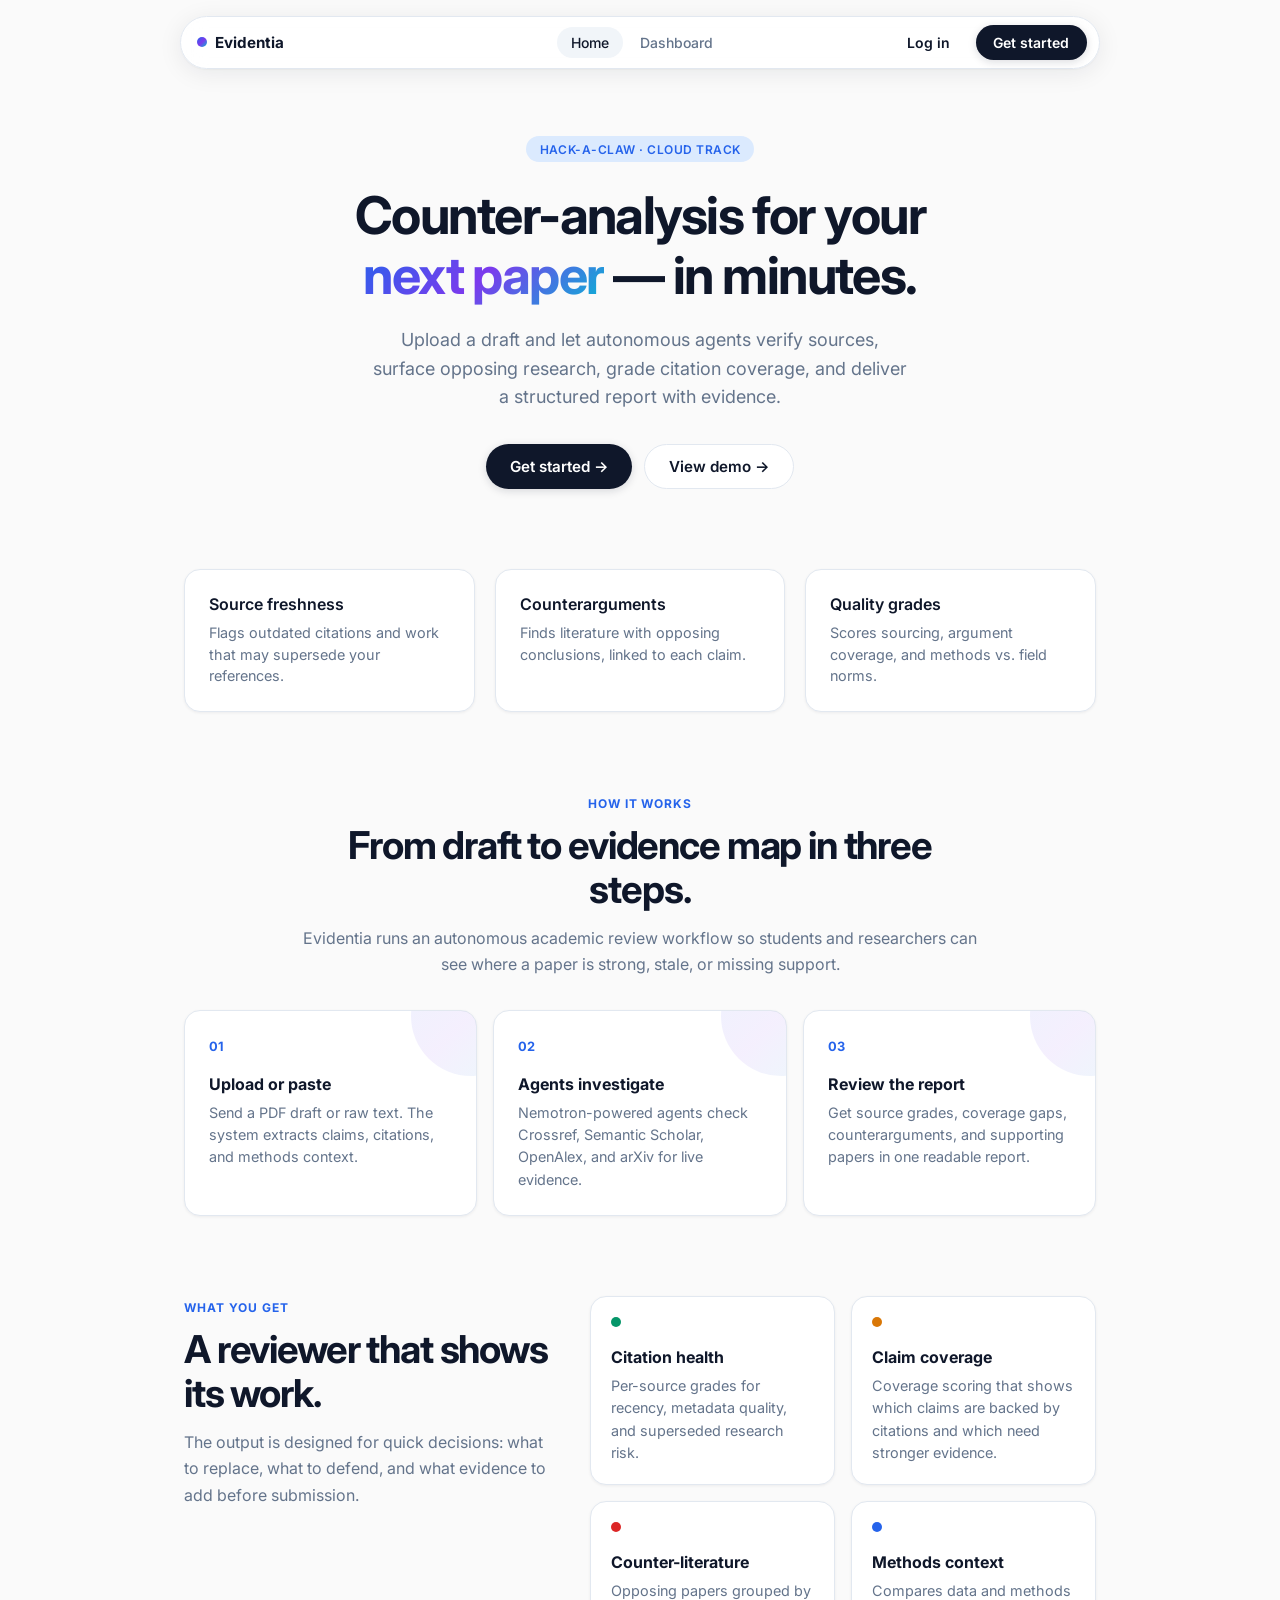
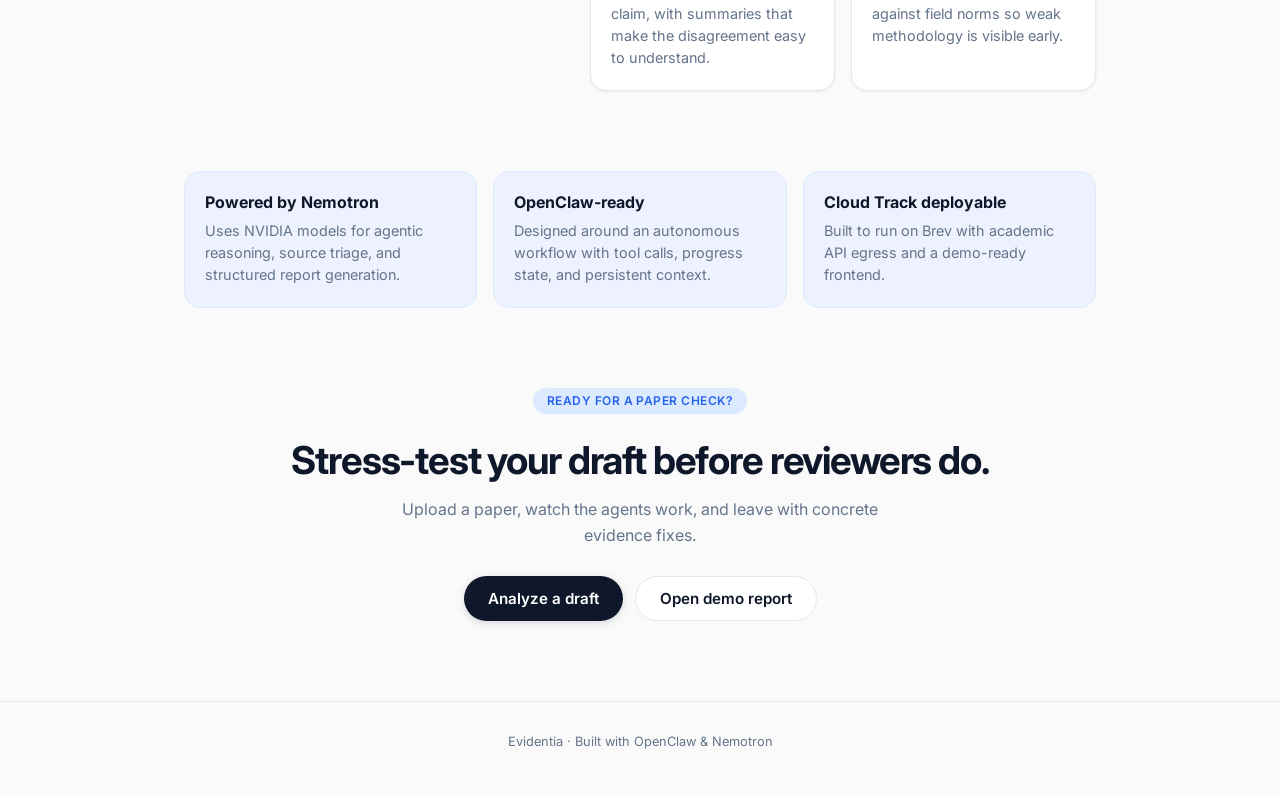
<file: frontend/index.html>
<!DOCTYPE html>
<html lang="en">
<head>
  <meta charset="UTF-8" />
  <meta name="viewport" content="width=device-width, initial-scale=1" />
  <title>Evidentia — Counter-analysis for academic drafts</title>
  <link rel="icon" href="favicon.svg" type="image/svg+xml" />
  <link rel="stylesheet" href="css/site.css" />
</head>
<body class="site" data-page="home">
  <nav class="nav-float-wrap" aria-label="Main">
    <div class="nav-float">
      <a href="index.html" class="nav-brand">
        <span class="nav-dot" aria-hidden="true"></span>
        Evidentia
      </a>
      <div class="nav-links">
        <a href="index.html" data-nav="home">Home</a>
        <a href="app.html">Dashboard</a>
      </div>
      <div class="nav-actions">
        <a href="login.html" class="btn btn-ghost">Log in</a>
        <a href="app.html" class="btn btn-primary">Get started</a>
      </div>
    </div>
  </nav>

  <main class="page-main">
    <section class="hero">
      <span class="hero-badge">Hack-a-Claw · Cloud Track</span>
      <h1>
        Counter-analysis for your
        <span class="gradient-text">next paper</span>
        — in minutes.
      </h1>
      <p class="hero-sub">
        Upload a draft and let autonomous agents verify sources, surface opposing research,
        grade citation coverage, and deliver a structured report with evidence.
      </p>
      <div class="hero-cta">
        <a href="app.html" class="btn btn-primary btn-lg">Get started →</a>
        <a href="app.html?demo=1" class="btn btn-outline btn-lg">View demo →</a>
      </div>
    </section>

    <section class="features" aria-label="Features">
      <article class="feature-card">
        <h3>Source freshness</h3>
        <p>Flags outdated citations and work that may supersede your references.</p>
      </article>
      <article class="feature-card">
        <h3>Counterarguments</h3>
        <p>Finds literature with opposing conclusions, linked to each claim.</p>
      </article>
      <article class="feature-card">
        <h3>Quality grades</h3>
        <p>Scores sourcing, argument coverage, and methods vs. field norms.</p>
      </article>
    </section>

    <section id="how-it-works" class="section-block">
      <div class="section-heading">
        <span class="section-kicker">How it works</span>
        <h2>From draft to evidence map in three steps.</h2>
        <p>
          Evidentia runs an autonomous academic review workflow so students and researchers
          can see where a paper is strong, stale, or missing support.
        </p>
      </div>

      <div class="steps-grid">
        <article class="step-card">
          <span class="step-number">01</span>
          <h3>Upload or paste</h3>
          <p>Send a PDF draft or raw text. The system extracts claims, citations, and methods context.</p>
        </article>
        <article class="step-card">
          <span class="step-number">02</span>
          <h3>Agents investigate</h3>
          <p>Nemotron-powered agents check Crossref, Semantic Scholar, OpenAlex, and arXiv for live evidence.</p>
        </article>
        <article class="step-card">
          <span class="step-number">03</span>
          <h3>Review the report</h3>
          <p>Get source grades, coverage gaps, counterarguments, and supporting papers in one readable report.</p>
        </article>
      </div>
    </section>

    <section id="outputs" class="section-block section-split">
      <div class="section-copy">
        <span class="section-kicker">What you get</span>
        <h2>A reviewer that shows its work.</h2>
        <p>
          The output is designed for quick decisions: what to replace, what to defend,
          and what evidence to add before submission.
        </p>
      </div>

      <div class="outcome-grid">
        <article class="outcome-card">
          <span class="outcome-dot good"></span>
          <h3>Citation health</h3>
          <p>Per-source grades for recency, metadata quality, and superseded research risk.</p>
        </article>
        <article class="outcome-card">
          <span class="outcome-dot warn"></span>
          <h3>Claim coverage</h3>
          <p>Coverage scoring that shows which claims are backed by citations and which need stronger evidence.</p>
        </article>
        <article class="outcome-card">
          <span class="outcome-dot bad"></span>
          <h3>Counter-literature</h3>
          <p>Opposing papers grouped by claim, with summaries that make the disagreement easy to understand.</p>
        </article>
        <article class="outcome-card">
          <span class="outcome-dot neutral"></span>
          <h3>Methods context</h3>
          <p>Compares data and methods against field norms so weak methodology is visible early.</p>
        </article>
      </div>
    </section>

    <section class="trust-band" aria-label="Security and deployment">
      <article>
        <h3>Powered by Nemotron</h3>
        <p>Uses NVIDIA models for agentic reasoning, source triage, and structured report generation.</p>
      </article>
      <article>
        <h3>OpenClaw-ready</h3>
        <p>Designed around an autonomous workflow with tool calls, progress state, and persistent context.</p>
      </article>
      <article>
        <h3>Cloud Track deployable</h3>
        <p>Built to run on Brev with academic API egress and a demo-ready frontend.</p>
      </article>
    </section>

    <section class="final-cta">
      <span class="hero-badge">Ready for a paper check?</span>
      <h2>Stress-test your draft before reviewers do.</h2>
      <p>Upload a paper, watch the agents work, and leave with concrete evidence fixes.</p>
      <div class="hero-cta">
        <a href="app.html" class="btn btn-primary btn-lg">Analyze a draft</a>
        <a href="app.html?demo=1" class="btn btn-outline btn-lg">Open demo report</a>
      </div>
    </section>
  </main>

  <footer class="site-footer">
    Evidentia · Built with OpenClaw &amp; Nemotron
  </footer>

  <script src="js/nav.js"></script>
</body>
</html>
</file>
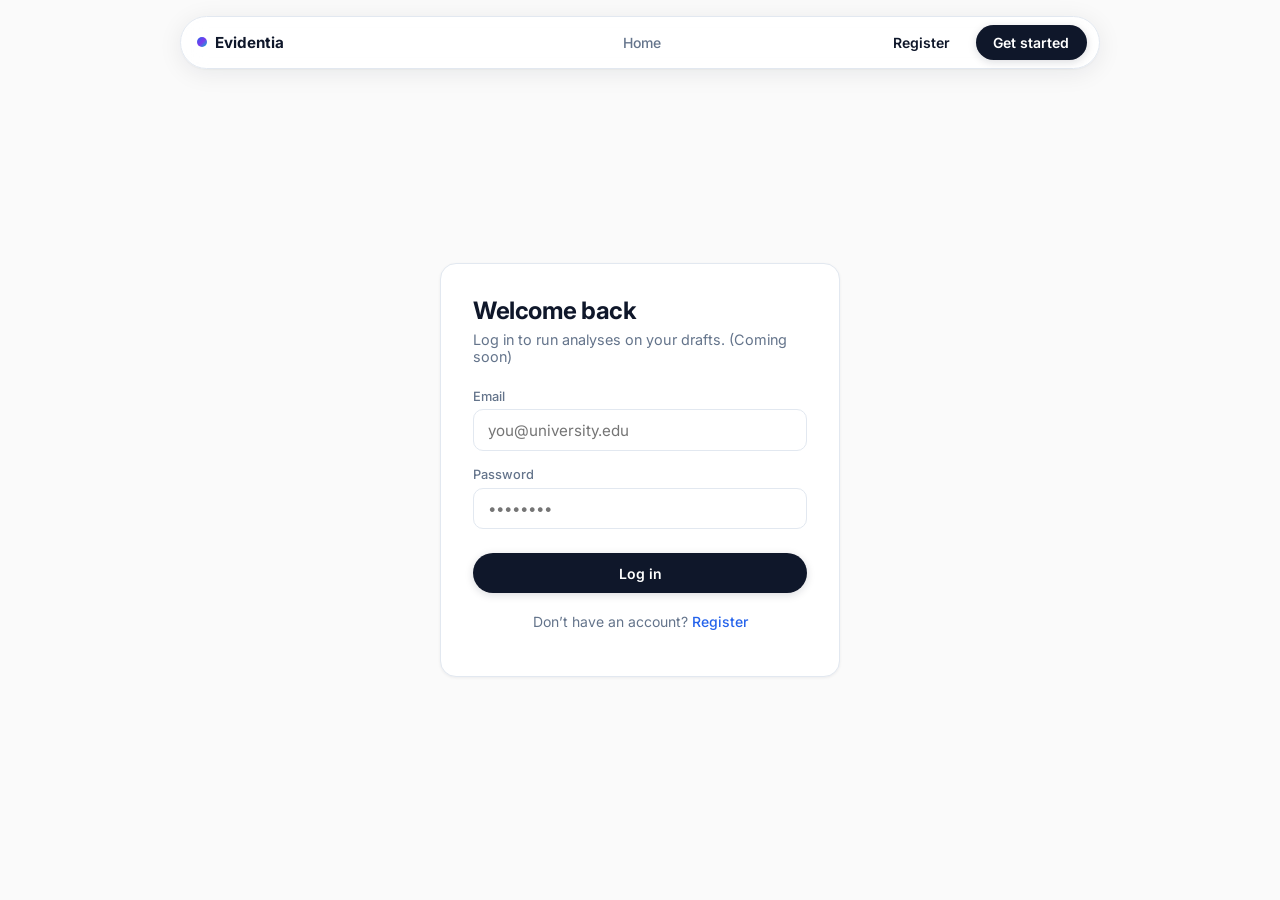
<file: frontend/login.html>
<!DOCTYPE html>
<html lang="en">
<head>
  <meta charset="UTF-8" />
  <meta name="viewport" content="width=device-width, initial-scale=1" />
  <title>Log in — Evidentia</title>
  <link rel="icon" href="favicon.svg" type="image/svg+xml" />
  <link rel="stylesheet" href="css/site.css" />
</head>
<body class="site auth-page" data-page="login">
  <nav class="nav-float-wrap" aria-label="Main">
    <div class="nav-float">
      <a href="index.html" class="nav-brand">
        <span class="nav-dot" aria-hidden="true"></span>
        Evidentia
      </a>
      <div class="nav-links">
        <a href="index.html" data-nav="home">Home</a>
      </div>
      <div class="nav-actions">
        <a href="register.html" class="btn btn-ghost">Register</a>
        <a href="app.html" class="btn btn-primary">Get started</a>
      </div>
    </div>
  </nav>

  <main class="auth-main">
    <div class="auth-card">
      <h1>Welcome back</h1>
      <p class="auth-sub">Log in to run analyses on your drafts. (Coming soon)</p>
      <form class="auth-form" action="#" method="post" onsubmit="return false;">
        <label>
          <span>Email</span>
          <input type="email" name="email" placeholder="you@university.edu" autocomplete="email" />
        </label>
        <label>
          <span>Password</span>
          <input type="password" name="password" placeholder="••••••••" autocomplete="current-password" />
        </label>
        <button type="submit" class="btn btn-primary">Log in</button>
      </form>
      <p class="auth-switch">
        Don’t have an account? <a href="register.html">Register</a>
      </p>
    </div>
  </main>

  <script src="js/nav.js"></script>
</body>
</html>
</file>
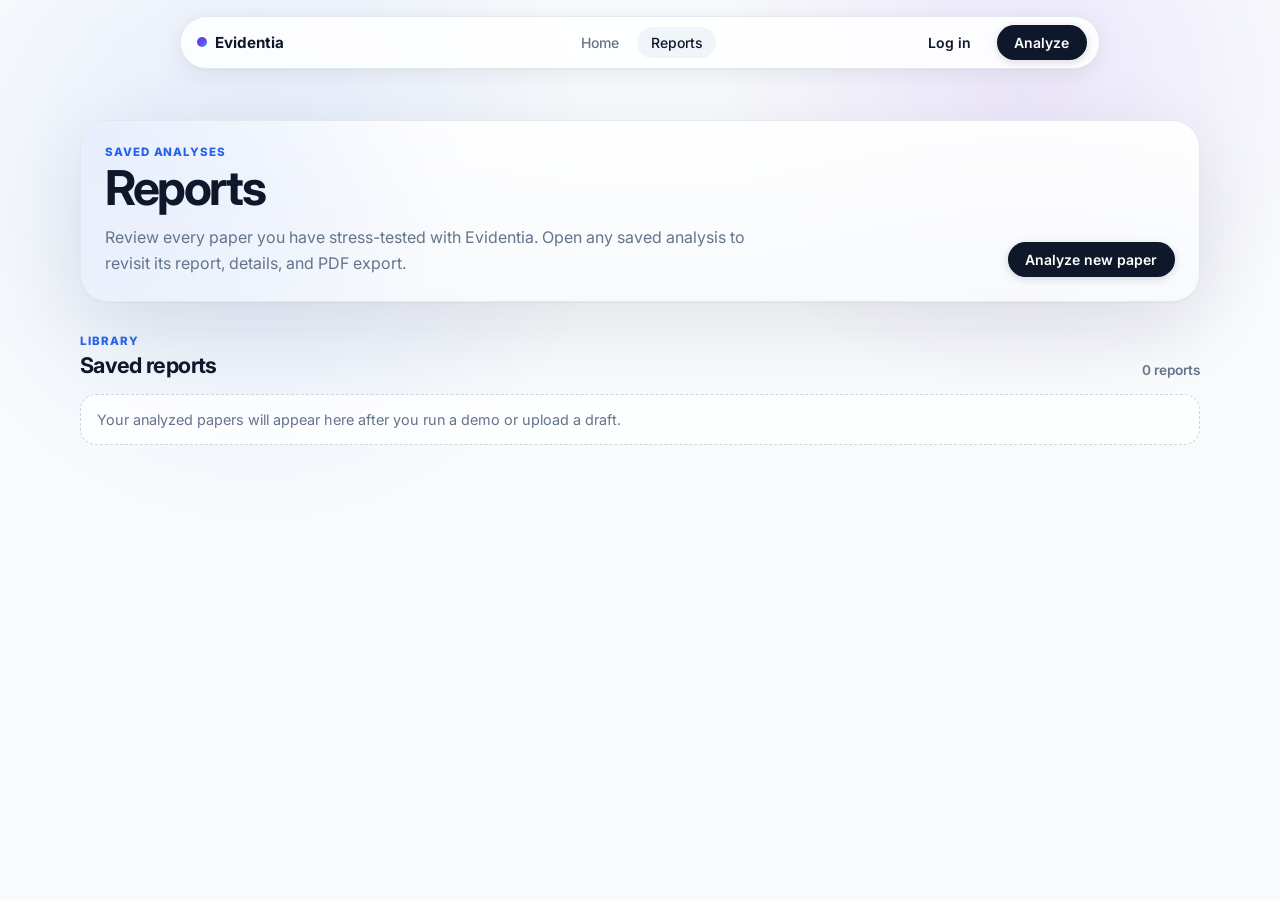
<file: frontend/papers.html>
<!DOCTYPE html>
<html lang="en">
<head>
  <meta charset="UTF-8" />
  <meta name="viewport" content="width=device-width, initial-scale=1" />
  <title>Reports — Evidentia</title>
  <link rel="stylesheet" href="css/site.css" />
  <link rel="stylesheet" href="css/app.css" />
</head>
<body class="site app-body papers-page" data-page="papers">
  <nav class="nav-float-wrap" aria-label="Main">
    <div class="nav-float">
      <a href="index.html" class="nav-brand">
        <span class="nav-dot" aria-hidden="true"></span>
        Evidentia
      </a>
      <div class="nav-links">
        <a href="index.html" data-nav="home">Home</a>
        <a href="reports.html" aria-current="page">Reports</a>
      </div>
      <div class="nav-actions">
        <a href="login.html" class="btn btn-ghost">Log in</a>
        <a href="app.html" class="btn btn-primary">Analyze</a>
      </div>
    </div>
  </nav>

  <main class="papers-page-main">
    <section class="papers-hero">
      <span class="library-kicker">Saved analyses</span>
      <div class="papers-hero-row">
        <div>
          <h1>Reports</h1>
          <p>Review every paper you have stress-tested with Evidentia. Open any saved analysis to revisit its report, details, and PDF export.</p>
        </div>
        <a href="app.html" class="btn btn-primary">Analyze new paper</a>
      </div>
    </section>

    <section class="papers-library papers-library-page" aria-label="Reports">
      <div class="library-heading">
        <div>
          <span class="library-kicker">Library</span>
          <h2>Saved reports</h2>
        </div>
        <span id="papers-count" class="papers-count">0 reports</span>
      </div>
      <div id="papers-list" class="papers-list"></div>
      <p id="papers-empty" class="papers-empty">Your analyzed papers will appear here after you run a demo or upload a draft.</p>
    </section>
  </main>

  <script src="papers.js"></script>
</body>
</html>
</file>
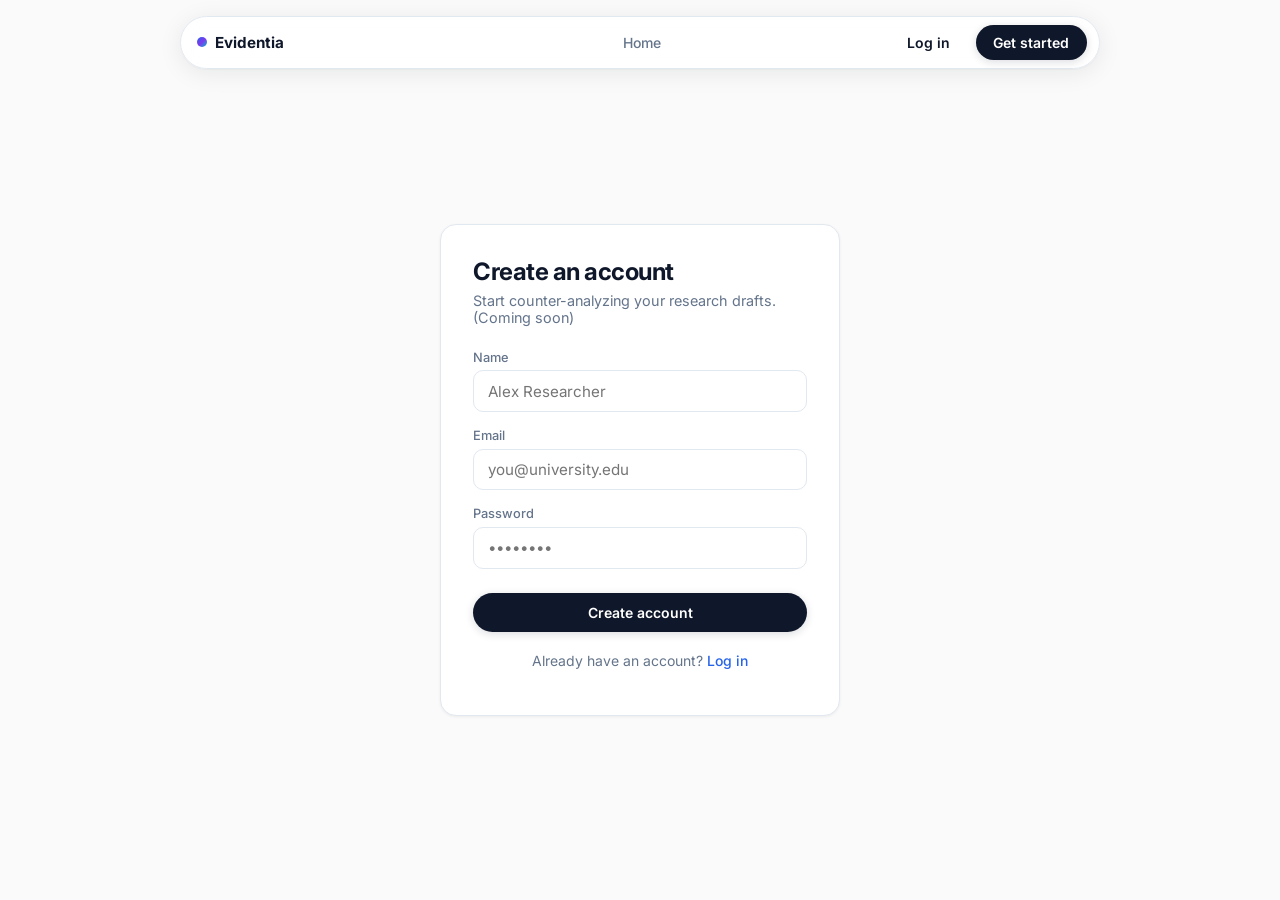
<file: frontend/register.html>
<!DOCTYPE html>
<html lang="en">
<head>
  <meta charset="UTF-8" />
  <meta name="viewport" content="width=device-width, initial-scale=1" />
  <title>Register — Evidentia</title>
  <link rel="icon" href="favicon.svg" type="image/svg+xml" />
  <link rel="stylesheet" href="css/site.css" />
</head>
<body class="site auth-page" data-page="register">
  <nav class="nav-float-wrap" aria-label="Main">
    <div class="nav-float">
      <a href="index.html" class="nav-brand">
        <span class="nav-dot" aria-hidden="true"></span>
        Evidentia
      </a>
      <div class="nav-links">
        <a href="index.html" data-nav="home">Home</a>
      </div>
      <div class="nav-actions">
        <a href="login.html" class="btn btn-ghost">Log in</a>
        <a href="app.html" class="btn btn-primary">Get started</a>
      </div>
    </div>
  </nav>

  <main class="auth-main">
    <div class="auth-card">
      <h1>Create an account</h1>
      <p class="auth-sub">Start counter-analyzing your research drafts. (Coming soon)</p>
      <form class="auth-form" action="#" method="post" onsubmit="return false;">
        <label>
          <span>Name</span>
          <input type="text" name="name" placeholder="Alex Researcher" autocomplete="name" />
        </label>
        <label>
          <span>Email</span>
          <input type="email" name="email" placeholder="you@university.edu" autocomplete="email" />
        </label>
        <label>
          <span>Password</span>
          <input type="password" name="password" placeholder="••••••••" autocomplete="new-password" />
        </label>
        <button type="submit" class="btn btn-primary">Create account</button>
      </form>
      <p class="auth-switch">
        Already have an account? <a href="login.html">Log in</a>
      </p>
    </div>
  </main>

  <script src="js/nav.js"></script>
</body>
</html>
</file>
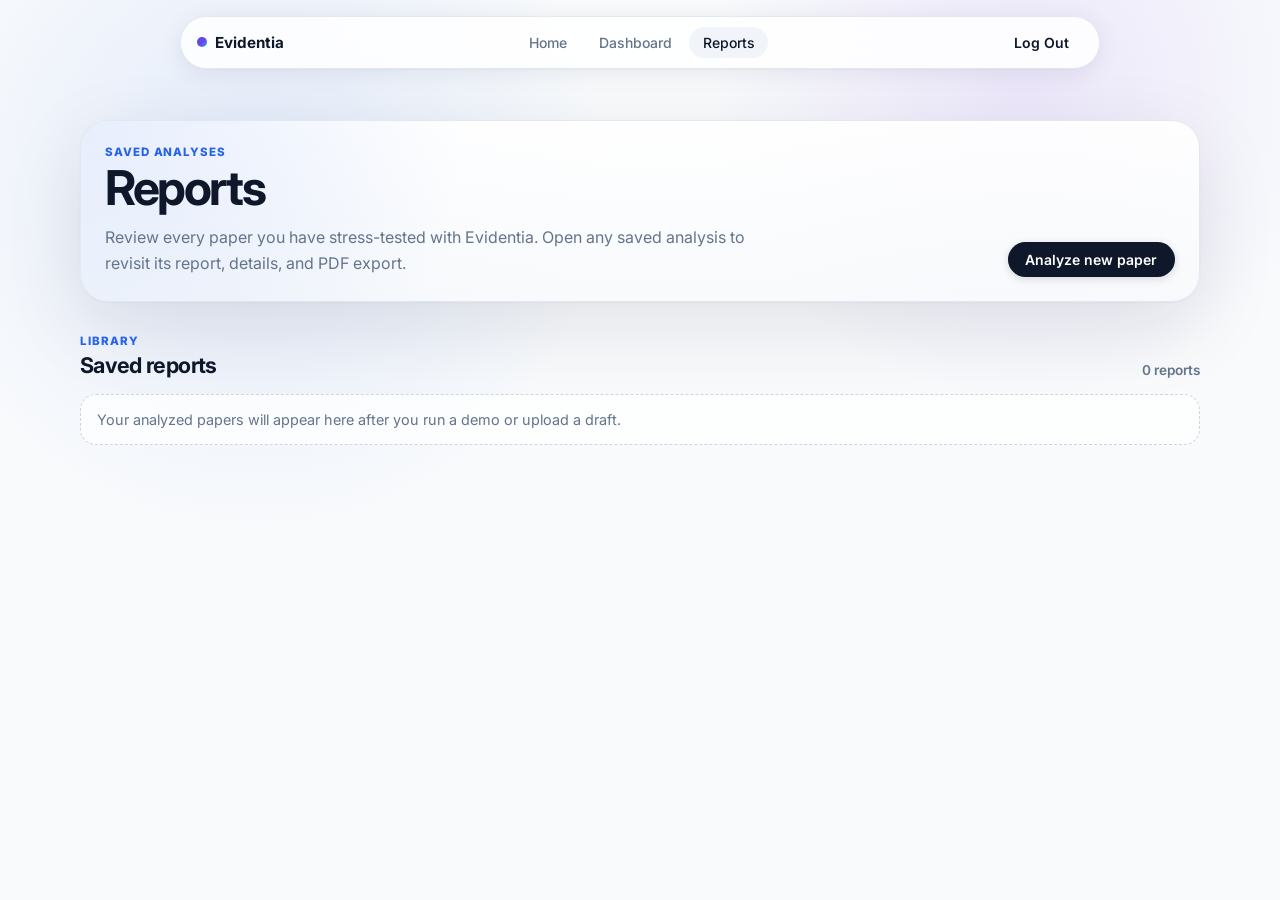
<file: frontend/reports.html>
<!DOCTYPE html>
<html lang="en">
<head>
  <meta charset="UTF-8" />
  <meta name="viewport" content="width=device-width, initial-scale=1" />
  <title>Reports — Evidentia</title>
  <link rel="icon" href="favicon.svg" type="image/svg+xml" />
  <link rel="stylesheet" href="css/site.css" />
  <link rel="stylesheet" href="css/app.css" />
</head>
<body class="site app-body papers-page" data-page="reports">
  <nav class="nav-float-wrap" aria-label="Main">
    <div class="nav-float">
      <a href="index.html" class="nav-brand">
        <span class="nav-dot" aria-hidden="true"></span>
        Evidentia
      </a>
      <div class="nav-links">
        <a href="index.html" data-nav="home">Home</a>
        <a href="app.html">Dashboard</a>
        <a href="reports.html" aria-current="page">Reports</a>
      </div>
      <div class="nav-actions">
        <a href="index.html" class="btn btn-ghost">Log Out</a>
      </div>
    </div>
  </nav>

  <main class="papers-page-main">
    <section class="papers-hero">
      <span class="library-kicker">Saved analyses</span>
      <div class="papers-hero-row">
        <div>
          <h1>Reports</h1>
          <p>Review every paper you have stress-tested with Evidentia. Open any saved analysis to revisit its report, details, and PDF export.</p>
        </div>
        <a href="app.html" class="btn btn-primary">Analyze new paper</a>
      </div>
    </section>

    <section class="papers-library papers-library-page" aria-label="Reports">
      <div class="library-heading">
        <div>
          <span class="library-kicker">Library</span>
          <h2>Saved reports</h2>
        </div>
        <span id="papers-count" class="papers-count">0 reports</span>
      </div>
      <div id="papers-list" class="papers-list"></div>
      <p id="papers-empty" class="papers-empty">Your analyzed papers will appear here after you run a demo or upload a draft.</p>
      <div id="reports-pagination" class="reports-pagination hidden" aria-label="Reports pagination">
        <button type="button" id="reports-prev" class="pagination-arrow" aria-label="Previous reports page">←</button>
        <span id="reports-page-label" class="pagination-label">Page 1 of 1</span>
        <button type="button" id="reports-next" class="pagination-arrow" aria-label="Next reports page">→</button>
      </div>
    </section>
  </main>

  <script src="papers.js"></script>
</body>
</html>
</file>
<file: frontend/css/site.css>
/* Marketing pages — YC-style light theme */
@import url("https://fonts.googleapis.com/css2?family=Inter:wght@400;500;600;700&display=swap");

:root {
  --bg: #fafafa;
  --bg-elevated: #ffffff;
  --text: #0f172a;
  --text-muted: #64748b;
  --border: #e2e8f0;
  --accent: #2563eb;
  --accent-soft: #dbeafe;
  --gradient: linear-gradient(135deg, #2563eb 0%, #7c3aed 50%, #06b6d4 100%);
  --shadow-nav: 0 4px 24px rgba(15, 23, 42, 0.08), 0 1px 2px rgba(15, 23, 42, 0.04);
  --shadow-card: 0 1px 3px rgba(15, 23, 42, 0.06);
  --radius-pill: 999px;
  --radius-lg: 16px;
  --font: "Inter", system-ui, -apple-system, sans-serif;
  --nav-height: 56px;
}

*,
*::before,
*::after {
  box-sizing: border-box;
}

html {
  scroll-behavior: smooth;
}

body.site {
  margin: 0;
  font-family: var(--font);
  background: var(--bg);
  color: var(--text);
  min-height: 100vh;
  -webkit-font-smoothing: antialiased;
}

a {
  color: inherit;
  text-decoration: none;
}

/* Floating nav */
.nav-float-wrap {
  position: fixed;
  top: 1rem;
  left: 0;
  right: 0;
  z-index: 100;
  display: flex;
  justify-content: center;
  padding: 0 1rem;
  pointer-events: none;
}

.nav-float {
  pointer-events: auto;
  display: grid;
  grid-template-columns: 1fr auto 1fr;
  align-items: center;
  gap: 0.5rem;
  width: min(920px, 100%);
  padding: 0.5rem 0.75rem 0.5rem 1rem;
  background: rgba(255, 255, 255, 0.85);
  backdrop-filter: blur(12px);
  border: 1px solid var(--border);
  border-radius: var(--radius-pill);
  box-shadow: var(--shadow-nav);
}

.nav-brand {
  display: flex;
  align-items: center;
  gap: 0.5rem;
  font-weight: 700;
  font-size: 0.95rem;
  justify-self: start;
}

.nav-dot {
  width: 10px;
  height: 10px;
  border-radius: 50%;
  background: var(--gradient);
}

.nav-links {
  display: flex;
  align-items: center;
  justify-content: center;
  gap: 0.25rem;
  justify-self: center;
}

.nav-links a {
  padding: 0.45rem 0.85rem;
  font-size: 0.875rem;
  font-weight: 500;
  color: var(--text-muted);
  border-radius: var(--radius-pill);
  transition: color 0.15s, background 0.15s;
}

.nav-links a:hover {
  color: var(--text);
  background: #f1f5f9;
}

.nav-links a.active,
.nav-links a[aria-current="page"] {
  color: var(--text);
  background: #f1f5f9;
}

.nav-actions {
  display: flex;
  align-items: center;
  justify-content: flex-end;
  gap: 0.5rem;
  justify-self: end;
}

.btn {
  display: inline-flex;
  align-items: center;
  justify-content: center;
  gap: 0.35rem;
  padding: 0.55rem 1.1rem;
  font-family: inherit;
  font-size: 0.875rem;
  font-weight: 600;
  border-radius: var(--radius-pill);
  border: none;
  cursor: pointer;
  transition: transform 0.12s, box-shadow 0.15s, background 0.15s;
}

.btn:active {
  transform: scale(0.98);
}

.btn-ghost {
  background: transparent;
  color: var(--text);
}

.btn-ghost:hover {
  background: #f1f5f9;
}

.btn-primary {
  background: var(--text);
  color: #fff;
  box-shadow: 0 2px 8px rgba(15, 23, 42, 0.15);
}

.btn-primary:hover {
  background: #1e293b;
}

.btn-outline {
  background: var(--bg-elevated);
  color: var(--text);
  border: 1px solid var(--border);
}

.btn-outline:hover {
  border-color: #cbd5e1;
  background: #fff;
}

.btn-lg {
  padding: 0.75rem 1.5rem;
  font-size: 0.95rem;
}

/* Hero landing */
.page-main {
  padding-top: calc(var(--nav-height) + 3rem);
}

.hero {
  max-width: 720px;
  margin: 0 auto;
  padding: 2rem 1.5rem 5rem;
  text-align: center;
}

.hero-badge {
  display: inline-block;
  padding: 0.35rem 0.85rem;
  margin-bottom: 1.5rem;
  font-size: 0.75rem;
  font-weight: 600;
  letter-spacing: 0.04em;
  text-transform: uppercase;
  color: var(--accent);
  background: var(--accent-soft);
  border-radius: var(--radius-pill);
}

.hero h1 {
  margin: 0 0 1.25rem;
  font-size: clamp(2.25rem, 5vw, 3.25rem);
  font-weight: 700;
  line-height: 1.15;
  letter-spacing: -0.03em;
}

.hero .gradient-text {
  background: var(--gradient);
  -webkit-background-clip: text;
  background-clip: text;
  color: transparent;
}

.hero-sub {
  margin: 0 auto 2rem;
  max-width: 540px;
  font-size: 1.125rem;
  line-height: 1.6;
  color: var(--text-muted);
}

.hero-cta {
  display: flex;
  flex-wrap: wrap;
  gap: 0.75rem;
  justify-content: center;
}

/* Features strip */
.features {
  max-width: 960px;
  margin: 0 auto;
  padding: 0 1.5rem 5rem;
  display: grid;
  grid-template-columns: repeat(auto-fit, minmax(240px, 1fr));
  gap: 1.25rem;
}

.feature-card {
  padding: 1.5rem;
  background: var(--bg-elevated);
  border: 1px solid var(--border);
  border-radius: var(--radius-lg);
  box-shadow: var(--shadow-card);
  text-align: left;
}

.feature-card h3 {
  margin: 0 0 0.5rem;
  font-size: 1rem;
  font-weight: 600;
}

.feature-card p {
  margin: 0;
  font-size: 0.9rem;
  line-height: 1.5;
  color: var(--text-muted);
}

/* Landing sections */
.section-block {
  max-width: 960px;
  margin: 0 auto;
  padding: 0 1.5rem 5rem;
}

.section-heading {
  max-width: 680px;
  margin: 0 auto 2rem;
  text-align: center;
}

.section-kicker {
  display: inline-block;
  margin-bottom: 0.75rem;
  font-size: 0.75rem;
  font-weight: 700;
  letter-spacing: 0.08em;
  text-transform: uppercase;
  color: var(--accent);
}

.section-heading h2,
.section-copy h2,
.final-cta h2 {
  margin: 0 0 0.85rem;
  font-size: clamp(1.75rem, 4vw, 2.4rem);
  line-height: 1.15;
  letter-spacing: -0.03em;
}

.section-heading p,
.section-copy p,
.final-cta p {
  margin: 0;
  color: var(--text-muted);
  line-height: 1.65;
}

.steps-grid {
  display: grid;
  grid-template-columns: repeat(3, 1fr);
  gap: 1rem;
}

.step-card {
  position: relative;
  overflow: hidden;
  padding: 1.5rem;
  background: var(--bg-elevated);
  border: 1px solid var(--border);
  border-radius: var(--radius-lg);
  box-shadow: var(--shadow-card);
}

.step-card::after {
  content: "";
  position: absolute;
  top: -55px;
  right: -55px;
  width: 120px;
  height: 120px;
  background: var(--gradient);
  border-radius: 50%;
  opacity: 0.08;
}

.step-number {
  display: inline-flex;
  margin-bottom: 1.25rem;
  font-size: 0.8rem;
  font-weight: 700;
  color: var(--accent);
}

.step-card h3,
.outcome-card h3,
.trust-band h3 {
  margin: 0 0 0.5rem;
  font-size: 1rem;
}

.step-card p,
.outcome-card p,
.trust-band p {
  margin: 0;
  font-size: 0.9rem;
  line-height: 1.55;
  color: var(--text-muted);
}

.section-split {
  display: grid;
  grid-template-columns: 0.85fr 1.15fr;
  gap: 2rem;
  align-items: start;
}

.section-copy {
  position: sticky;
  top: calc(var(--nav-height) + 2rem);
}

.outcome-grid {
  display: grid;
  grid-template-columns: repeat(2, 1fr);
  gap: 1rem;
}

.outcome-card {
  padding: 1.25rem;
  background: #fff;
  border: 1px solid var(--border);
  border-radius: var(--radius-lg);
  box-shadow: var(--shadow-card);
}

.outcome-dot {
  display: inline-block;
  width: 10px;
  height: 10px;
  margin-bottom: 1rem;
  border-radius: 50%;
  background: var(--text-muted);
}

.outcome-dot.good {
  background: #059669;
}

.outcome-dot.warn {
  background: #d97706;
}

.outcome-dot.bad {
  background: #dc2626;
}

.outcome-dot.neutral {
  background: var(--accent);
}

.trust-band {
  max-width: 960px;
  margin: 0 auto 5rem;
  padding: 0 1.5rem;
  display: grid;
  grid-template-columns: repeat(3, 1fr);
  gap: 1rem;
}

.trust-band article {
  padding: 1.25rem;
  background: #eef2ff;
  border: 1px solid #dbeafe;
  border-radius: var(--radius-lg);
}

.final-cta {
  max-width: 760px;
  margin: 0 auto;
  padding: 0 1.5rem 5rem;
  text-align: center;
}

.final-cta p {
  margin: 0 auto 1.75rem;
  max-width: 520px;
}

.site-footer {
  text-align: center;
  padding: 2rem 1.5rem 3rem;
  font-size: 0.8rem;
  color: var(--text-muted);
  border-top: 1px solid var(--border);
}

/* Auth pages */
.auth-page {
  min-height: 100vh;
  display: flex;
  flex-direction: column;
}

.auth-main {
  flex: 1;
  display: flex;
  align-items: center;
  justify-content: center;
  padding: calc(var(--nav-height) + 2rem) 1.5rem 3rem;
}

.auth-card {
  width: min(400px, 100%);
  padding: 2rem;
  background: var(--bg-elevated);
  border: 1px solid var(--border);
  border-radius: var(--radius-lg);
  box-shadow: var(--shadow-card);
}

.auth-card h1 {
  margin: 0 0 0.35rem;
  font-size: 1.5rem;
  font-weight: 700;
  letter-spacing: -0.02em;
}

.auth-card .auth-sub {
  margin: 0 0 1.5rem;
  font-size: 0.9rem;
  color: var(--text-muted);
}

.auth-form label {
  display: block;
  margin-bottom: 1rem;
}

.auth-form label span {
  display: block;
  margin-bottom: 0.35rem;
  font-size: 0.8rem;
  font-weight: 500;
  color: var(--text-muted);
}

.auth-form input {
  width: 100%;
  padding: 0.65rem 0.85rem;
  font-family: inherit;
  font-size: 0.95rem;
  border: 1px solid var(--border);
  border-radius: 10px;
  background: #fff;
  color: var(--text);
  transition: border-color 0.15s, box-shadow 0.15s;
}

.auth-form input:focus {
  outline: none;
  border-color: var(--accent);
  box-shadow: 0 0 0 3px var(--accent-soft);
}

.auth-form .btn-primary {
  width: 100%;
  margin-top: 0.5rem;
  padding: 0.7rem;
}

.auth-switch {
  margin-top: 1.25rem;
  text-align: center;
  font-size: 0.875rem;
  color: var(--text-muted);
}

.auth-switch a {
  color: var(--accent);
  font-weight: 500;
}

.auth-switch a:hover {
  text-decoration: underline;
}

@media (max-width: 640px) {
  .nav-float {
    padding-left: 0.75rem;
    grid-template-columns: auto 1fr auto;
  }

  .nav-links a:not([data-nav="home"]) {
    display: none;
  }

  .nav-actions .btn-ghost {
    display: none;
  }

  .steps-grid,
  .section-split,
  .outcome-grid,
  .trust-band {
    grid-template-columns: 1fr;
  }

  .section-copy {
    position: static;
  }
}
</file>
<file: frontend/css/app.css>
/* Analyzer split-pane — matches site light theme */
@import url("https://fonts.googleapis.com/css2?family=Inter:wght@400;500;600;700&display=swap");

:root {
  --bg: #f8fafc;
  --panel: #ffffff;
  --panel-alt: #f1f5f9;
  --border: #e2e8f0;
  --text: #0f172a;
  --muted: #64748b;
  --accent: #2563eb;
  --accent-hover: #1d4ed8;
  --warn: #d97706;
  --bad: #dc2626;
  --good: #059669;
  --font: "Inter", system-ui, sans-serif;
  --nav-height: 56px;
}

* {
  box-sizing: border-box;
}

body.app-body {
  margin: 0;
  font-family: var(--font);
  background:
    radial-gradient(circle at 20% 20%, rgba(37, 99, 235, 0.10), transparent 28%),
    radial-gradient(circle at 80% 10%, rgba(124, 58, 237, 0.10), transparent 24%),
    var(--bg);
  color: var(--text);
  min-height: 100vh;
}

.app-shell {
  padding-top: calc(var(--nav-height) + 0.5rem);
  min-height: 100vh;
  display: flex;
  flex-direction: column;
}

.composer-screen {
  flex: 1;
  display: flex;
  flex-direction: column;
  align-items: center;
  justify-content: flex-start;
  width: min(920px, calc(100% - 2rem));
  margin: 0 auto;
  padding: 3.75rem 0 3rem;
  transition: padding 0.2s ease;
}

.composer-copy {
  max-width: 680px;
  margin-bottom: 1.75rem;
  text-align: center;
}

.composer-copy h1 {
  margin: 0 0 0.75rem;
  font-size: clamp(2rem, 5vw, 3rem);
  line-height: 1.08;
  letter-spacing: -0.04em;
}

.composer-copy p {
  margin: 0 auto;
  max-width: 560px;
  font-size: 1rem;
  line-height: 1.6;
  color: var(--muted);
}

.ai-composer {
  width: min(820px, 100%);
  padding: 1rem;
  background: rgba(255, 255, 255, 0.88);
  border: 1px solid var(--border);
  border-radius: 28px;
  box-shadow: 0 24px 80px rgba(15, 23, 42, 0.12), 0 1px 2px rgba(15, 23, 42, 0.04);
  backdrop-filter: blur(16px);
  transition: width 0.2s ease, padding 0.2s ease, border-radius 0.2s ease, box-shadow 0.2s ease;
}

.ai-composer textarea {
  width: 100%;
  min-height: 96px;
  max-height: 260px;
  padding: 0.5rem 0.65rem;
  border: 0;
  resize: none;
  background: transparent;
  color: var(--text);
  font-family: inherit;
  font-size: 1.05rem;
  line-height: 1.5;
  overflow-y: auto;
}

.ai-composer textarea:focus {
  outline: none;
}

.composer-summary {
  display: none;
  width: 100%;
  align-items: center;
  gap: 0.75rem;
  padding: 0.65rem 0.7rem;
  color: var(--text);
  background: rgba(255, 255, 255, 0.92);
  border: 0;
  border-radius: 999px;
  font-family: inherit;
  font-size: 0.9rem;
  text-align: left;
  cursor: pointer;
}

.composer-summary:hover {
  background: #fff;
}

.summary-kind {
  flex: 0 0 auto;
  padding: 0.28rem 0.58rem;
  color: var(--muted);
  background: var(--accent-soft);
  border-radius: 999px;
  font-size: 0.72rem;
  font-weight: 800;
  letter-spacing: 0.04em;
  text-transform: uppercase;
}

#summary-text {
  flex: 1;
  min-width: 0;
  overflow: hidden;
  color: #334155;
  text-overflow: ellipsis;
  white-space: nowrap;
}

.summary-action {
  flex: 0 0 auto;
  padding: 0;
  color: var(--muted);
  background: transparent;
  font-size: 0.82rem;
  font-weight: 700;
}

.composer-actions {
  display: flex;
  align-items: center;
  gap: 0.65rem;
  padding-top: 0.5rem;
}

#pdf-file {
  display: none;
}

.attach-btn,
.send-btn {
  width: 42px;
  height: 42px;
  padding: 0;
  display: inline-flex;
  align-items: center;
  justify-content: center;
  flex: 0 0 auto;
  border-radius: 50%;
  font-size: 1.35rem;
  cursor: pointer;
}

.attach-btn {
  color: var(--muted);
  background: #fff;
  border: 1px solid var(--border);
  transition: background 0.15s, color 0.15s, border-color 0.15s;
}

.attach-btn:hover {
  color: var(--text);
  border-color: #cbd5e1;
  background: #f8fafc;
}

.file-chip {
  flex: 1;
  min-width: 0;
  display: inline-flex;
  align-items: center;
  gap: 0.35rem;
}

.file-name {
  min-width: 0;
  overflow: hidden;
  color: var(--muted);
  font-size: 0.85rem;
  text-overflow: ellipsis;
  white-space: nowrap;
}

.clear-file-btn {
  width: 28px;
  height: 28px;
  padding: 0;
  display: inline-flex;
  align-items: center;
  justify-content: center;
  flex: 0 0 auto;
  color: var(--muted);
  background: #f8fafc;
  border: 1px solid var(--border);
  border-radius: 50%;
  font-family: inherit;
  font-size: 1rem;
  line-height: 1;
  cursor: pointer;
}

.clear-file-btn:hover {
  color: var(--text);
  background: #fff;
}

.demo-btn {
  padding: 0.55rem 0.85rem;
  color: var(--muted);
  background: transparent;
  border: 0;
  border-radius: 999px;
  box-shadow: none;
}

.demo-btn:hover {
  color: var(--text);
  background: #f1f5f9;
}

.send-btn {
  margin-left: auto;
  background: var(--text);
  color: #fff;
}

.send-btn:hover {
  background: #1e293b;
}

.sr-only {
  position: absolute;
  width: 1px;
  height: 1px;
  padding: 0;
  margin: -1px;
  overflow: hidden;
  clip: rect(0, 0, 0, 0);
  white-space: nowrap;
  border: 0;
}

.hidden {
  display: none !important;
}

.composer-screen.compact {
  flex: 0 0 auto;
  width: min(760px, calc(100% - 2rem));
  padding: 1.8rem 0 1.1rem;
}

.composer-screen.compact .composer-copy {
  display: none;
}

.composer-screen.compact .ai-composer {
  width: 100%;
  padding: 0.75rem;
  border-radius: 22px;
  box-shadow: 0 12px 36px rgba(15, 23, 42, 0.10), 0 1px 2px rgba(15, 23, 42, 0.04);
}

.composer-screen.compact .ai-composer textarea {
  min-height: 52px;
  max-height: 150px;
  font-size: 0.98rem;
}

.composer-screen.compact.collapsed {
  padding: 1.65rem 0 1rem;
}

.composer-screen.compact.collapsed .ai-composer {
  padding: 0.25rem;
  background: rgba(255, 255, 255, 0.72);
  border-color: rgba(226, 232, 240, 0.88);
  border-radius: 999px;
  box-shadow: 0 10px 30px rgba(15, 23, 42, 0.08);
}

.composer-screen.compact.collapsed .composer-summary {
  display: flex;
}

.composer-screen.compact.collapsed .ai-composer textarea,
.composer-screen.compact.collapsed .composer-actions {
  display: none;
}

.papers-library {
  width: min(960px, calc(100% - 2rem));
  margin: 0 auto 2rem;
  padding: 0 0 0.5rem;
}

.library-heading {
  display: flex;
  align-items: flex-end;
  justify-content: space-between;
  gap: 1rem;
  margin-bottom: 1rem;
}

.library-kicker {
  display: block;
  margin-bottom: 0.25rem;
  color: var(--accent);
  font-size: 0.72rem;
  font-weight: 800;
  letter-spacing: 0.08em;
  text-transform: uppercase;
}

.library-heading h2 {
  margin: 0;
  color: var(--text);
  font-size: 1.35rem;
  letter-spacing: -0.03em;
}

.papers-count {
  color: var(--muted);
  font-size: 0.85rem;
  font-weight: 600;
}

.papers-list {
  display: grid;
  grid-template-columns: repeat(auto-fit, minmax(260px, 1fr));
  gap: 0.9rem;
}

.paper-card {
  width: 100%;
  padding: 1rem;
  text-align: left;
  background: rgba(255, 255, 255, 0.86);
  border: 1px solid var(--border);
  border-radius: 12px;
  box-shadow: 0 10px 30px rgba(15, 23, 42, 0.06);
  cursor: pointer;
  transition: transform 0.14s ease, box-shadow 0.14s ease, border-color 0.14s ease;
}

.paper-card:hover {
  transform: translateY(-2px);
  border-color: #cbd5e1;
  box-shadow: 0 16px 38px rgba(15, 23, 42, 0.09);
}

.paper-card-top {
  display: flex;
  align-items: center;
  justify-content: space-between;
  gap: 0.75rem;
  margin-bottom: 0.75rem;
}

.paper-kind {
  padding: 0.28rem 0.58rem;
  color: var(--accent);
  background: var(--accent-soft);
  border-radius: 999px;
  font-size: 0.7rem;
  font-weight: 800;
  letter-spacing: 0.04em;
  text-transform: uppercase;
}

.paper-date {
  color: var(--muted);
  font-size: 0.75rem;
}

.paper-title {
  margin: 0 0 0.75rem;
  color: var(--text);
  font-size: 0.98rem;
  line-height: 1.35;
}

.paper-scores {
  display: flex;
  flex-wrap: wrap;
  gap: 0.45rem;
}

.paper-score {
  padding: 0.3rem 0.5rem;
  color: #475569;
  background: #f8fafc;
  border: 1px solid var(--border);
  border-radius: 999px;
  font-size: 0.72rem;
  font-weight: 600;
}

.papers-empty {
  margin: 0;
  padding: 1rem;
  color: var(--muted);
  background: rgba(255, 255, 255, 0.72);
  border: 1px dashed #cbd5e1;
  border-radius: 16px;
  font-size: 0.9rem;
}

.library-footer {
  display: flex;
  justify-content: flex-end;
  margin-top: 1rem;
}

.view-all-link,
.library-footer .view-all-link {
  display: inline-flex;
  align-items: center;
  gap: 0.35rem;
  padding: 0;
  color: var(--muted);
  font-size: 0.82rem;
  font-weight: 800;
  text-decoration: none;
  transition: color 0.14s ease, transform 0.14s ease;
}

.view-all-link:hover,
.library-footer .view-all-link:hover {
  color: var(--text);
  transform: translateY(-1px);
}

.papers-page-main {
  width: min(1120px, calc(100% - 2rem));
  margin: 0 auto;
  padding: calc(var(--nav-height) + 4rem) 0 4rem;
}

.papers-hero {
  margin-bottom: 2rem;
  padding: 1.5rem;
  background:
    radial-gradient(circle at top left, rgba(37, 99, 235, 0.10), transparent 34%),
    linear-gradient(180deg, rgba(255, 255, 255, 0.92), rgba(248, 250, 252, 0.88));
  border: 1px solid var(--border);
  border-radius: 28px;
  box-shadow: 0 24px 80px rgba(15, 23, 42, 0.10), 0 1px 2px rgba(15, 23, 42, 0.04);
}

.papers-hero-row {
  display: flex;
  align-items: flex-end;
  justify-content: space-between;
  gap: 1.5rem;
}

.papers-hero h1 {
  margin: 0 0 0.65rem;
  color: var(--text);
  font-size: clamp(2rem, 5vw, 3rem);
  line-height: 1.05;
  letter-spacing: -0.05em;
}

.papers-hero p {
  max-width: 680px;
  margin: 0;
  color: var(--muted);
  font-size: 1rem;
  line-height: 1.65;
}

.papers-library-page {
  width: 100%;
  margin-bottom: 0;
}

.papers-library-page .papers-list {
  grid-template-columns: repeat(3, minmax(0, 1fr));
}

.paper-card-large {
  min-height: 168px;
  border-radius: 18px;
}

.paper-card-large .paper-title {
  font-size: 1.08rem;
}

.paper-open {
  display: inline-flex;
  margin-top: 1rem;
  color: var(--accent);
  font-size: 0.78rem;
  font-weight: 800;
}

.reports-pagination {
  display: flex;
  align-items: center;
  justify-content: flex-end;
  gap: 0.85rem;
  margin-top: 1.25rem;
}

.pagination-arrow {
  width: 38px;
  height: 38px;
  display: inline-flex;
  align-items: center;
  justify-content: center;
  padding: 0;
  color: var(--muted);
  background: rgba(255, 255, 255, 0.82);
  border: 1px solid var(--border);
  border-radius: 50%;
  font-family: inherit;
  font-size: 1rem;
  font-weight: 800;
  cursor: pointer;
  box-shadow: 0 10px 28px rgba(15, 23, 42, 0.06);
  transition: transform 0.14s ease, color 0.14s ease, background 0.14s ease, border-color 0.14s ease;
}

.pagination-arrow:hover:not(:disabled) {
  color: var(--text);
  background: #fff;
  border-color: #cbd5e1;
  transform: translateY(-1px);
}

.pagination-arrow:disabled {
  opacity: 0.38;
  cursor: not-allowed;
}

.pagination-label {
  color: var(--muted);
  font-size: 0.82rem;
  font-weight: 700;
}

.report-heading {
  display: flex;
  align-items: center;
  justify-content: space-between;
  gap: 1rem;
  margin-bottom: 1rem;
}

.report-heading h2 {
  margin: 0;
}

.report-back-link {
  padding: 0;
  color: var(--muted);
  background: transparent;
  border: 0;
  font-family: inherit;
  font-size: 0.85rem;
  font-weight: 700;
  cursor: pointer;
}

.report-back-link:hover {
  color: var(--text);
}

.panel .report-back-link,
.panel .report-back-link:hover {
  padding: 0;
  color: var(--muted);
  background: transparent;
  border: 0;
  box-shadow: none;
}

.export-pdf-btn {
  width: 38px;
  height: 38px;
  display: inline-flex;
  align-items: center;
  justify-content: center;
  padding: 0;
  color: var(--accent);
  background: rgba(255, 255, 255, 0.88);
  border: 1px solid rgba(37, 99, 235, 0.18);
  border-radius: 50%;
  font-family: inherit;
  font-size: 1.05rem;
  font-weight: 800;
  box-shadow: 0 12px 28px rgba(37, 99, 235, 0.10), 0 1px 2px rgba(15, 23, 42, 0.04);
  backdrop-filter: blur(12px);
  cursor: pointer;
  transition: transform 0.14s ease, color 0.14s ease, background 0.14s ease, border-color 0.14s ease, box-shadow 0.14s ease;
}

.export-pdf-btn svg {
  width: 22px;
  height: 22px;
  fill: none;
  stroke: currentColor;
  stroke-width: 2.2;
  stroke-linecap: round;
  stroke-linejoin: round;
}

.export-pdf-btn:hover {
  color: var(--accent-hover);
  background: #fff;
  border-color: rgba(37, 99, 235, 0.28);
  box-shadow: 0 16px 34px rgba(37, 99, 235, 0.14), 0 1px 2px rgba(15, 23, 42, 0.04);
  transform: translateY(-1px);
}

.export-pdf-btn.hidden {
  display: none;
}

.export-pdf-btn:disabled {
  transform: none;
}

.export-pdf-btn.exporting svg {
  animation: downloadPulse 0.8s ease-in-out infinite;
}

@keyframes downloadPulse {
  0%,
  100% {
    transform: translateY(0);
  }
  50% {
    transform: translateY(2px);
  }
}

.pdf-export-shell {
  position: fixed;
  left: -10000px;
  top: 0;
  width: 720px;
  background: #fff;
  pointer-events: none;
  z-index: 0;
}

.pdf-export-content {
  width: 720px;
  max-width: 720px;
  padding: 1.25rem;
  overflow: visible !important;
  background: #fff;
  box-sizing: border-box;
}

.progress-heading {
  display: flex;
  align-items: flex-start;
  flex-direction: column;
  gap: 0.75rem;
  margin-bottom: 1rem;
}

.progress-heading h2 {
  margin: 0;
}

.back-library-btn {
  padding: 0.45rem 0.75rem;
  color: var(--accent);
  background: var(--accent-soft);
  border: 0;
  border-radius: 999px;
  font-family: inherit;
  font-size: 0.78rem;
  font-weight: 700;
  cursor: pointer;
}

.back-library-btn:hover {
  background: #bfdbfe;
}

.layout {
  flex: 1 1 auto;
  display: grid;
  grid-template-columns: minmax(300px, 1fr) minmax(340px, 1.15fr);
  gap: 0;
  width: min(1200px, calc(100% - 2rem));
  margin: 0 auto 1rem;
  border: 1px solid var(--border);
  border-radius: 12px;
  overflow: hidden;
  background: var(--panel);
  box-shadow: 0 1px 3px rgba(15, 23, 42, 0.06);
  min-height: 560px;
}

.layout.loading,
.layout.report-ready {
  grid-template-columns: 1fr;
}

.layout.loading {
  flex: 0 0 auto;
  width: min(760px, calc(100% - 2rem));
  min-height: 0;
}

.layout.report-ready {
  width: min(1000px, calc(100% - 2rem));
}

.layout.loading .panel-input {
  border-right: 0;
}

.layout.loading .panel-output {
  display: none;
}

.layout.report-ready .panel-input {
  display: none;
}

.layout.citation-ready .panel-output {
  display: none;
}

.layout.citation-ready .citation-detail-view {
  display: block;
}

.layout.claim-ready .panel-output {
  display: none;
}

.layout.claim-ready .claim-detail-view {
  display: block;
}

@media (max-width: 900px) {
  .layout {
    grid-template-columns: 1fr;
    min-height: auto;
  }
}

.panel {
  padding: 1.25rem 1.5rem;
  overflow: auto;
}

.panel-input {
  border-right: 1px solid var(--border);
  background: var(--panel-alt);
}

.panel-output {
  background: var(--panel);
}

.panel h2 {
  margin-top: 0;
  font-size: 0.75rem;
  font-weight: 600;
  color: var(--muted);
  text-transform: uppercase;
  letter-spacing: 0.06em;
}

.panel label {
  display: block;
  margin-bottom: 0.75rem;
}

.panel label span {
  display: block;
  font-size: 0.8rem;
  font-weight: 500;
  color: var(--muted);
  margin-bottom: 0.35rem;
}

.panel input[type="file"],
.panel textarea {
  width: 100%;
  padding: 0.65rem 0.85rem;
  border: 1px solid var(--border);
  border-radius: 8px;
  background: #fff;
  color: var(--text);
  font-family: inherit;
  font-size: 0.9rem;
}

.panel textarea {
  resize: vertical;
  min-height: 140px;
}

.or {
  text-align: center;
  color: var(--muted);
  font-size: 0.8rem;
  margin: 0.5rem 0;
}

.actions {
  display: flex;
  gap: 0.75rem;
  flex-wrap: wrap;
  margin-top: 1rem;
}

.panel button {
  padding: 0.6rem 1.15rem;
  border: none;
  border-radius: 8px;
  font-family: inherit;
  font-size: 0.875rem;
  font-weight: 600;
  cursor: pointer;
  background: var(--text);
  color: #fff;
  transition: background 0.15s;
}

.panel button:hover {
  background: #1e293b;
}

.panel button.secondary {
  background: #fff;
  color: var(--text);
  border: 1px solid var(--border);
}

.panel button.secondary:hover {
  background: var(--panel-alt);
}

.panel .back-library-btn {
  padding: 0.45rem 0.75rem;
  color: var(--accent);
  background: var(--accent-soft);
  border: 0;
  border-radius: 999px;
  font-size: 0.78rem;
}

.panel .back-library-btn:hover {
  background: #bfdbfe;
}

button:disabled {
  opacity: 0.5;
  cursor: not-allowed;
}

.panel .export-pdf-btn {
  width: 38px;
  height: 38px;
  padding: 0;
  color: var(--accent);
  background: rgba(255, 255, 255, 0.88);
  border: 1px solid rgba(37, 99, 235, 0.18);
  border-radius: 50%;
  font-size: 1.05rem;
  box-shadow: 0 12px 28px rgba(37, 99, 235, 0.10), 0 1px 2px rgba(15, 23, 42, 0.04);
}

.panel .export-pdf-btn:hover {
  color: var(--accent-hover);
  background: #fff;
  border-color: rgba(37, 99, 235, 0.28);
  box-shadow: 0 16px 34px rgba(37, 99, 235, 0.14), 0 1px 2px rgba(15, 23, 42, 0.04);
}

.progress-panel {
  margin-top: 1.5rem;
  padding-top: 1rem;
  border-top: 1px solid var(--border);
}

.progress-panel.hidden,
.scores-panel.hidden,
.citation-grades.hidden,
.final-verdict.hidden {
  display: none;
}

.progress-bar-wrap {
  height: 6px;
  background: var(--border);
  border-radius: 3px;
  overflow: hidden;
  margin: 0.5rem 0;
}

.progress-bar {
  height: 100%;
  background: var(--accent);
  transition: width 0.3s ease;
}

.progress-message {
  font-size: 0.85rem;
  color: var(--muted);
}

.agent-steps {
  list-style: none;
  padding: 0;
  margin: 0.75rem 0 0;
  font-size: 0.85rem;
}

.agent-steps li {
  position: relative;
  padding: 0.45rem 0 0.45rem 1.6rem;
  color: var(--muted);
}

.agent-steps li::before {
  content: "";
  position: absolute;
  left: 0;
  top: 50%;
  width: 9px;
  height: 9px;
  border-radius: 50%;
  background: #cbd5e1;
  transform: translateY(-50%);
}

.agent-steps li.active {
  color: var(--accent);
  font-weight: 600;
}

.agent-steps li.active::before {
  width: 12px;
  height: 12px;
  background: var(--accent);
  box-shadow: 0 0 0 6px rgba(37, 99, 235, 0.12);
  animation: agentPulse 1s ease-in-out infinite;
}

.agent-steps li.done::before {
  content: "✓";
  display: inline-flex;
  align-items: center;
  justify-content: center;
  width: 16px;
  height: 16px;
  color: #fff;
  background: var(--good);
  font-size: 0.68rem;
  font-weight: 800;
  box-shadow: none;
  transform: translateY(-50%);
  animation: none;
}

@keyframes agentPulse {
  0%,
  100% {
    transform: translateY(-50%) scale(1);
    opacity: 1;
  }
  50% {
    transform: translateY(-50%) scale(1.18);
    opacity: 0.72;
  }
}

.agent-steps li.done {
  color: var(--good);
}

.scores-panel {
  display: grid;
  grid-template-columns: repeat(3, 1fr);
  gap: 1rem;
  margin-bottom: 1.5rem;
}

@media (max-width: 600px) {
  .scores-panel {
    grid-template-columns: 1fr;
  }

  .composer-screen {
    width: min(100% - 1rem, 920px);
  }

  .ai-composer {
    border-radius: 22px;
  }

  .composer-copy {
    margin-bottom: 1.25rem;
  }

  .file-name {
    max-width: 120px;
  }

  .library-heading,
  .report-heading,
  .papers-hero-row {
    align-items: flex-start;
    flex-direction: column;
  }

  .citation-main,
  .citation-detail-hero {
    flex-direction: column;
  }

  .citation-score,
  .citation-detail-score {
    width: 100%;
  }

  .citation-detail-grid {
    grid-template-columns: 1fr;
  }

  .data-methods-header,
  .final-verdict,
  .method-comparison-top {
    align-items: flex-start;
    flex-direction: column;
  }

  .data-methods-score {
    width: 100%;
  }

  .final-verdict {
    grid-template-columns: 1fr;
  }

  .method-comparison-grid {
    grid-template-columns: 1fr;
  }

  .papers-library-page .papers-list {
    grid-template-columns: 1fr;
  }

  .reports-pagination {
    justify-content: center;
  }
}

.gauge-label {
  display: block;
  font-size: 0.7rem;
  font-weight: 600;
  color: var(--muted);
  text-transform: uppercase;
  letter-spacing: 0.04em;
  margin-top: 0.75rem;
  text-align: center;
}

.gauge {
  display: flex;
  align-items: center;
  flex-direction: column;
  justify-content: center;
  padding: 1.2rem 1rem;
  background: transparent;
  border: 0;
  box-shadow: none;
}

.score-ring {
  --score: 0;
  --ring-color: var(--muted);
  width: 112px;
  height: 112px;
  display: grid;
  place-items: center;
  border-radius: 50%;
  background: conic-gradient(var(--ring-color) calc(var(--score) * 1%), #e2e8f0 0);
  position: relative;
}

.score-ring::before {
  content: "";
  position: absolute;
  inset: 12px;
  background: #fff;
  border-radius: 50%;
}

.score-ring.good {
  --ring-color: var(--good);
}

.score-ring.warn {
  --ring-color: var(--warn);
}

.score-ring.bad {
  --ring-color: var(--bad);
}

.score-ring.neutral {
  --ring-color: var(--muted);
}

.gauge-value {
  position: relative;
  z-index: 1;
  color: var(--text);
  font-size: 1.35rem;
  font-weight: 700;
  display: block;
}

.report-title-card {
  margin-bottom: 1.25rem;
  padding: 1.25rem;
  background: transparent;
  border: 0;
  box-shadow: none;
}

.report-title-kicker {
  display: inline-flex;
  margin-bottom: 0.7rem;
  padding: 0.28rem 0.6rem;
  color: var(--accent);
  background: var(--accent-soft);
  border-radius: 999px;
  font-size: 0.72rem;
  font-weight: 800;
  letter-spacing: 0.06em;
  text-transform: uppercase;
}

.report-title-card h1 {
  margin: 0;
  color: var(--text);
  font-size: clamp(1.6rem, 4vw, 2.35rem);
  line-height: 1.1;
  letter-spacing: -0.04em;
}

.report-title-card p {
  margin: 0.7rem 0 0;
  color: var(--muted);
  font-size: 0.95rem;
}

.key-findings {
  margin-bottom: 1.5rem;
  padding: 1.25rem;
  background:
    radial-gradient(circle at top left, rgba(37, 99, 235, 0.10), transparent 34%),
    linear-gradient(180deg, #fff, #f8fafc);
  border: 1px solid var(--border);
  border-radius: 20px;
  box-shadow: 0 12px 34px rgba(15, 23, 42, 0.07);
}

.key-findings-kicker {
  display: inline-flex;
  margin-bottom: 0.65rem;
  padding: 0.28rem 0.6rem;
  color: var(--accent);
  background: var(--accent-soft);
  border-radius: 999px;
  font-size: 0.72rem;
  font-weight: 800;
  letter-spacing: 0.06em;
  text-transform: uppercase;
}

.key-findings h3 {
  margin: 0 0 0.65rem;
  color: var(--text);
  font-size: 1.25rem;
  letter-spacing: -0.03em;
}

.key-findings p {
  margin: 0;
  color: var(--muted);
  line-height: 1.65;
}

.citation-grades h3 {
  font-size: 1.15rem;
  font-weight: 700;
  margin: 0 0 0.75rem;
  padding: 0 1rem;
  color: var(--text);
  letter-spacing: -0.02em;
}

.citation-grades {
  margin-bottom: 3.5rem;
  padding: 1.25rem;
  background:
    radial-gradient(circle at top left, rgba(37, 99, 235, 0.08), transparent 32%),
    linear-gradient(180deg, #fff, #f8fafc);
  border: 1px solid var(--border);
  border-radius: 20px;
  box-shadow: 0 12px 34px rgba(15, 23, 42, 0.07);
}

.claims-section {
  margin-bottom: 3.5rem;
  padding: 1.25rem;
  background:
    radial-gradient(circle at top left, rgba(37, 99, 235, 0.08), transparent 32%),
    linear-gradient(180deg, #fff, #f8fafc);
  border: 1px solid var(--border);
  border-radius: 20px;
  box-shadow: 0 12px 34px rgba(15, 23, 42, 0.07);
}

.claims-section h3 {
  font-size: 1.15rem;
  font-weight: 700;
  margin: 0 0 0.75rem;
  padding: 0 1rem;
  color: var(--text);
  letter-spacing: -0.02em;
}

.section-description {
  max-width: 760px;
  margin: 0 0 1.5rem;
  padding: 0 1rem;
  color: var(--muted);
  font-size: 0.9rem;
  line-height: 1.6;
}

.claim-list {
  display: grid;
  gap: 1rem;
}

.claim-item {
  display: grid;
  grid-template-columns: 1fr auto auto;
  grid-template-rows: auto auto;
  gap: 0.25rem 0.75rem;
  padding: 1rem;
  min-height: 128px;
  background: #fff;
  opacity: 1;
  border: 0;
  border-radius: 18px;
  color: inherit;
  font-family: inherit;
  text-align: left;
  box-shadow: 0 12px 34px rgba(15, 23, 42, 0.14);
  cursor: pointer;
  transition: background 0.14s ease, border-color 0.14s ease, box-shadow 0.14s ease, transform 0.14s ease;
}

.claim-item:hover {
  background: #f8fafc;
  border-color: #cbd5e1;
  box-shadow: 0 16px 38px rgba(15, 23, 42, 0.11);
  transform: translateY(-1px);
}

.panel .claim-item {
  background: #fff;
  opacity: 1;
  color: inherit;
  border: 0;
  box-shadow: 0 12px 34px rgba(15, 23, 42, 0.14);
}

.panel .claim-item:hover {
  background: #f8fafc;
  border-color: #cbd5e1;
  box-shadow: 0 16px 38px rgba(15, 23, 42, 0.11);
}

.claim-title {
  color: var(--text);
  font-weight: 600;
}

.claim-bar-wrap {
  grid-column: 1 / 2;
  align-self: center;
  height: 10px;
  background: #e2e8f0;
  border-radius: 5px;
  overflow: hidden;
}

.claim-bar {
  display: block;
  height: 100%;
  border-radius: 5px;
  background: var(--muted);
}

.claim-bar.good {
  background: linear-gradient(90deg, #34d399, var(--good));
}

.claim-bar.warn {
  background: linear-gradient(90deg, #fbbf24, var(--warn));
}

.claim-bar.bad {
  background: linear-gradient(90deg, #fb7185, var(--bad));
}

.claim-open {
  grid-column: 1 / 2;
  color: var(--accent);
  font-size: 0.76rem;
  font-weight: 700;
}

.claim-arrow {
  grid-column: 3;
  grid-row: 2;
  align-self: center;
  justify-self: end;
  color: #94a3b8;
  font-size: 3rem;
  font-weight: 700;
  line-height: 1;
}

.claim-pct {
  color: var(--text);
  font-size: 0.95rem;
  font-weight: 800;
}

.claim-section {
  grid-column: 3;
  grid-row: 1;
  color: var(--muted);
  font-size: 0.7rem;
  font-weight: 800;
  letter-spacing: 0.06em;
  text-transform: uppercase;
}

.claim-detail-view {
  background: var(--panel);
}

.claim-detail-stack {
  display: grid;
  gap: 0.85rem;
}

.claim-detail-card {
  padding: 1rem;
  background: #f8fafc;
  border: 1px solid var(--border);
  border-radius: 16px;
}

.claim-detail-card > span {
  display: block;
  margin-bottom: 0.45rem;
  color: var(--accent);
  font-size: 0.72rem;
  font-weight: 800;
  letter-spacing: 0.06em;
  text-transform: uppercase;
}

.claim-detail-card p {
  margin: 0 0 0.8rem;
  color: var(--muted);
  line-height: 1.6;
}

.data-methods-section {
  margin-bottom: 3.5rem;
  padding: 1.25rem;
  background:
    radial-gradient(circle at top left, rgba(37, 99, 235, 0.08), transparent 32%),
    linear-gradient(180deg, #fff, #f8fafc);
  border: 1px solid var(--border);
  border-radius: 20px;
  box-shadow: 0 12px 34px rgba(15, 23, 42, 0.07);
}

.data-methods-header {
  display: flex;
  align-items: flex-start;
  justify-content: space-between;
  gap: 1.5rem;
  margin-bottom: 1rem;
  padding: 0 1rem;
}

.data-methods-header h3 {
  margin: 0 0 0.65rem;
  color: var(--text);
  font-size: 1.15rem;
  letter-spacing: -0.02em;
}

.data-methods-header p {
  margin: 0;
  max-width: 680px;
  color: var(--muted);
  font-size: 0.9rem;
  line-height: 1.6;
}

.data-methods-score {
  min-width: 132px;
  text-align: center;
  background: transparent;
  border: 0;
}

.data-methods-score .score-ring {
  width: 112px;
  height: 112px;
  margin: 0 auto;
}

.data-methods-score .score-ring strong {
  position: relative;
  z-index: 1;
  color: var(--text);
  font-size: 1.35rem;
  line-height: 1;
}

.data-methods-score span {
  display: block;
  margin-top: 0.6rem;
  color: var(--muted);
  font-size: 0.65rem;
  font-weight: 800;
  letter-spacing: 0.05em;
  text-transform: uppercase;
}

.methods-comparison-list {
  display: grid;
  gap: 0.85rem;
}

.method-comparison-card {
  padding: 1rem;
  background: #fff;
  border: 1px solid var(--border);
  border-radius: 16px;
  box-shadow: 0 8px 24px rgba(15, 23, 42, 0.04);
}

.method-comparison-top {
  display: flex;
  align-items: center;
  justify-content: space-between;
  gap: 1rem;
  margin-bottom: 0.8rem;
}

.method-comparison-top h4 {
  margin: 0;
  color: var(--text);
  font-size: 0.95rem;
}

.method-comparison-top span {
  padding: 0.28rem 0.58rem;
  color: var(--muted);
  background: #f8fafc;
  border: 1px solid var(--border);
  border-radius: 999px;
  font-size: 0.68rem;
  font-weight: 800;
  letter-spacing: 0.04em;
  text-transform: uppercase;
}

.method-comparison-card.good .method-comparison-top span {
  color: var(--good);
  background: rgba(5, 150, 105, 0.07);
  border-color: rgba(5, 150, 105, 0.18);
}

.method-comparison-card.bad .method-comparison-top span {
  color: var(--bad);
  background: rgba(220, 38, 38, 0.07);
  border-color: rgba(220, 38, 38, 0.18);
}

.method-comparison-grid {
  display: grid;
  grid-template-columns: 1fr 1fr;
  gap: 0.75rem;
}

.method-comparison-grid div {
  padding: 0.85rem;
  background: #f8fafc;
  border: 1px solid var(--border);
  border-radius: 14px;
}

.method-comparison-grid span {
  display: block;
  margin-bottom: 0.35rem;
  color: var(--muted);
  font-size: 0.68rem;
  font-weight: 800;
  letter-spacing: 0.06em;
  text-transform: uppercase;
}

.method-comparison-grid strong {
  color: var(--text);
  font-size: 0.88rem;
  line-height: 1.45;
}

.final-verdict {
  display: grid;
  grid-template-columns: minmax(0, 1.25fr) minmax(220px, 0.85fr) minmax(220px, 0.85fr);
  gap: 1rem;
  margin: 0 0 1.5rem;
  padding: 1.25rem;
  background:
    radial-gradient(circle at top left, rgba(37, 99, 235, 0.10), transparent 34%),
    linear-gradient(135deg, #fff, #f8fafc);
  border: 1px solid var(--border);
  border-radius: 24px;
  box-shadow: 0 18px 48px rgba(15, 23, 42, 0.10);
}

.final-verdict.good {
  background:
    radial-gradient(circle at top left, rgba(5, 150, 105, 0.13), transparent 34%),
    linear-gradient(135deg, #fff, #f8fafc);
}

.final-verdict.warn {
  background:
    radial-gradient(circle at top left, rgba(217, 119, 6, 0.13), transparent 34%),
    linear-gradient(135deg, #fff, #f8fafc);
}

.final-verdict.bad {
  background:
    radial-gradient(circle at top left, rgba(220, 38, 38, 0.12), transparent 34%),
    linear-gradient(135deg, #fff, #f8fafc);
}

.final-verdict-main,
.final-verdict-panel {
  min-width: 0;
}

.final-verdict-kicker,
.final-verdict-panel > span {
  display: inline-flex;
  margin-bottom: 0.65rem;
  padding: 0.28rem 0.6rem;
  border-radius: 999px;
  font-size: 0.7rem;
  font-weight: 800;
  letter-spacing: 0.06em;
  text-transform: uppercase;
}

.final-verdict-kicker {
  color: var(--accent);
  background: var(--accent-soft);
}

.final-verdict.good .final-verdict-kicker {
  color: var(--good);
  background: rgba(5, 150, 105, 0.08);
}

.final-verdict.warn .final-verdict-kicker {
  color: var(--warn);
  background: rgba(217, 119, 6, 0.09);
}

.final-verdict.bad .final-verdict-kicker {
  color: var(--bad);
  background: rgba(220, 38, 38, 0.08);
}

.final-verdict h3 {
  margin: 0 0 0.65rem;
  color: var(--text);
  font-size: clamp(1.5rem, 3vw, 2rem);
  line-height: 1.08;
  letter-spacing: -0.04em;
}

.final-verdict-main p {
  margin: 0;
  max-width: 620px;
  color: var(--muted);
  font-size: 0.95rem;
  line-height: 1.65;
}

.final-verdict-panel {
  padding: 1rem;
  background: rgba(255, 255, 255, 0.78);
  border: 1px solid rgba(226, 232, 240, 0.78);
  border-radius: 18px;
  box-shadow: 0 10px 28px rgba(15, 23, 42, 0.06);
}

.final-verdict-panel > span {
  color: var(--muted);
  background: #f8fafc;
  border: 1px solid var(--border);
}

.final-verdict-panel ul {
  display: grid;
  gap: 0.65rem;
  margin: 0;
  padding: 0;
  list-style: none;
}

.final-verdict-panel li {
  position: relative;
  padding-left: 1.1rem;
  color: #334155;
  font-size: 0.86rem;
  line-height: 1.5;
}

.final-verdict-panel li::before {
  content: "";
  position: absolute;
  left: 0;
  top: 0.62em;
  width: 6px;
  height: 6px;
  background: var(--accent);
  border-radius: 50%;
}

.final-verdict.good .final-verdict-panel li::before {
  background: var(--good);
}

.final-verdict.warn .final-verdict-panel li::before {
  background: var(--warn);
}

.final-verdict.bad .final-verdict-panel li::before {
  background: var(--bad);
}

.report-footer-note {
  margin: -0.25rem 0 0;
  padding-bottom: 0.25rem;
  color: var(--muted);
  font-size: 0.82rem;
  font-style: italic;
  text-align: center;
}

.report-footer-note.hidden {
  display: none;
}

.pdf-export-shell .pdf-export-content {
  width: 720px;
  max-width: 720px;
  padding: 1.25rem;
  overflow: visible !important;
  background: #fff;
  box-sizing: border-box;
}

.pdf-export-content *,
.pdf-export-content *::before,
.pdf-export-content *::after {
  max-width: 100%;
  box-sizing: border-box;
}

.pdf-export-content h1,
.pdf-export-content h2,
.pdf-export-content h3,
.pdf-export-content p,
.pdf-export-content strong,
.pdf-export-content span {
  overflow-wrap: anywhere;
}

.pdf-export-content .scores-panel {
  grid-template-columns: repeat(3, minmax(0, 1fr));
  gap: 0.5rem;
}

.pdf-export-content .gauge {
  min-width: 0;
  padding: 0.75rem 0.25rem;
}

.pdf-export-content .citation-grades,
.pdf-export-content .claims-section,
.pdf-export-content .data-methods-section,
.pdf-export-content .final-verdict {
  margin-bottom: 1.5rem;
  box-shadow: none;
  width: 100%;
}

.pdf-export-content .citation-list,
.pdf-export-content .claim-list,
.pdf-export-content .methods-comparison-list {
  width: 100%;
  max-width: 100%;
}

.pdf-export-content .citation-item,
.pdf-export-content .claim-item {
  display: grid;
  grid-template-columns: minmax(0, 1fr) 72px;
  grid-template-rows: auto auto auto;
  min-height: auto;
  gap: 0.45rem 0.75rem;
  box-shadow: 0 6px 18px rgba(15, 23, 42, 0.08);
}

.pdf-export-content .citation-title,
.pdf-export-content .claim-title {
  grid-column: 1 / 3;
}

.pdf-export-content .citation-bar-wrap,
.pdf-export-content .claim-bar-wrap {
  grid-column: 1 / 2;
  grid-row: 2;
  width: 100%;
}

.pdf-export-content .citation-pct,
.pdf-export-content .claim-pct {
  grid-column: 2;
  grid-row: 2;
  justify-self: end;
}

.pdf-export-content .citation-flag,
.pdf-export-content .claim-section {
  grid-column: 2;
  grid-row: 3;
  justify-self: end;
}

.pdf-export-content .citation-open,
.pdf-export-content .claim-open {
  grid-column: 1 / 2;
  grid-row: 3;
}

.pdf-export-content .citation-arrow,
.pdf-export-content .claim-arrow {
  display: none;
}

.pdf-export-content .data-methods-header,
.pdf-export-content .final-verdict {
  align-items: flex-start;
  grid-template-columns: 1fr;
}

.pdf-export-content .method-comparison-grid,
.pdf-export-content .final-verdict {
  grid-template-columns: 1fr;
}

.citation-list {
  list-style: none;
  padding: 0;
  margin: 0;
  display: grid;
  gap: 1rem;
}

.citation-item {
  width: 100%;
  display: grid;
  grid-template-columns: 1fr auto auto;
  grid-template-rows: auto auto;
  gap: 0.25rem 0.75rem;
  padding: 1rem;
  background: #fff;
  border: 1.5px solid #94a3b8;
  border-radius: 18px;
  color: inherit;
  font-family: inherit;
  text-align: left;
  font-size: 0.85rem;
  box-shadow: 0 12px 34px rgba(15, 23, 42, 0.14);
  cursor: pointer;
  transition: background 0.14s ease, border-color 0.14s ease, box-shadow 0.14s ease, transform 0.14s ease;
}

.citation-item:hover {
  background: #f8fafc;
  border-color: #cbd5e1;
  box-shadow: 0 16px 38px rgba(15, 23, 42, 0.11);
  transform: translateY(-1px);
}

.panel .citation-item {
  background: #fff;
  color: inherit;
}

.panel .citation-item:hover {
  background: #f8fafc;
}

.citation-title {
  margin: 0;
  color: var(--text);
  font-weight: 600;
}

.citation-bar-wrap {
  grid-column: 1 / 2;
  align-self: center;
  height: 10px;
  background: #e2e8f0;
  border-radius: 5px;
  overflow: hidden;
}

.citation-bar {
  display: block;
  height: 100%;
  border-radius: 5px;
  background: var(--muted);
  transition: width 0.45s ease;
}

.citation-bar.good {
  background: linear-gradient(90deg, #34d399, var(--good));
}

.citation-bar.warn {
  background: linear-gradient(90deg, #fbbf24, var(--warn));
}

.citation-bar.bad {
  background: linear-gradient(90deg, #fb7185, var(--bad));
}

.citation-pct {
  color: var(--text);
  font-weight: 700;
}

.citation-flag {
  grid-column: 3;
  grid-row: 1;
  font-size: 0.7rem;
  color: var(--muted);
  text-transform: uppercase;
}

.citation-arrow {
  grid-column: 3;
  grid-row: 2;
  align-self: center;
  justify-self: end;
  color: #94a3b8;
  font-size: 3rem;
  font-weight: 700;
}

.citation-open {
  grid-column: 1 / 2;
  color: var(--accent);
  font-size: 0.76rem;
  font-weight: 700;
}

.citation-detail-view {
  background: var(--panel);
}

.citation-back {
  margin-bottom: 1rem;
}

.citation-detail-hero {
  display: flex;
  align-items: flex-start;
  justify-content: space-between;
  gap: 1.5rem;
  padding: 1.35rem;
  background:
    radial-gradient(circle at top left, rgba(37, 99, 235, 0.10), transparent 32%),
    linear-gradient(180deg, #fff, #f8fafc);
  border: 1px solid var(--border);
  border-radius: 22px;
}

.citation-detail-kicker {
  display: inline-flex;
  margin-bottom: 0.75rem;
  padding: 0.3rem 0.62rem;
  color: var(--accent);
  background: var(--accent-soft);
  border-radius: 999px;
  font-size: 0.72rem;
  font-weight: 800;
  letter-spacing: 0.06em;
  text-transform: uppercase;
}

.citation-detail-hero h2 {
  margin: 0 0 0.6rem;
  color: var(--text);
  font-size: clamp(1.35rem, 3vw, 2rem);
  line-height: 1.15;
  letter-spacing: -0.03em;
}

.citation-detail-hero p {
  margin: 0;
  color: var(--muted);
  line-height: 1.5;
}

.citation-detail-score {
  min-width: 112px;
  padding: 0.85rem;
  text-align: center;
  background: #fff;
  border: 1px solid var(--border);
  border-radius: 18px;
}

.citation-detail-score strong {
  display: block;
  color: var(--text);
  font-size: 1.6rem;
  line-height: 1;
}

.citation-detail-score span {
  display: block;
  margin-top: 0.4rem;
  color: var(--muted);
  font-size: 0.68rem;
  font-weight: 800;
  letter-spacing: 0.05em;
  text-transform: uppercase;
}

.citation-detail-score.good {
  border-color: rgba(5, 150, 105, 0.22);
  background: rgba(5, 150, 105, 0.06);
}

.citation-detail-score.warn {
  border-color: rgba(217, 119, 6, 0.24);
  background: rgba(217, 119, 6, 0.07);
}

.citation-detail-score.bad {
  border-color: rgba(220, 38, 38, 0.24);
  background: rgba(220, 38, 38, 0.07);
}

.citation-detail-grid {
  display: grid;
  grid-template-columns: repeat(4, 1fr);
  gap: 0.85rem;
  margin-top: 1rem;
}

.citation-info-card,
.citation-analysis-card {
  padding: 1rem;
  background: #fff;
  border: 1px solid var(--border);
  border-radius: 18px;
  box-shadow: 0 8px 24px rgba(15, 23, 42, 0.04);
}

.citation-info-card span {
  display: block;
  margin-bottom: 0.35rem;
  color: var(--muted);
  font-size: 0.68rem;
  font-weight: 800;
  letter-spacing: 0.06em;
  text-transform: uppercase;
}

.citation-info-card strong,
.citation-info-card a {
  color: var(--text);
  font-size: 0.88rem;
  line-height: 1.4;
  overflow-wrap: anywhere;
}

.citation-info-card a {
  color: var(--accent);
  font-weight: 700;
}

.citation-analysis-card {
  margin-top: 1rem;
}

.citation-analysis-card h3 {
  margin: 0 0 0.65rem;
  color: var(--text);
  font-size: 1rem;
}

.citation-analysis-card p {
  margin: 0;
  color: var(--muted);
  line-height: 1.6;
}

.superseded-list {
  list-style: none;
  padding: 0;
  margin: 0;
  display: grid;
  gap: 0.65rem;
}

.superseded-list li {
  padding: 0.8rem;
  background: #f8fafc;
  border: 1px solid var(--border);
  border-radius: 14px;
  transition: background 0.14s ease, border-color 0.14s ease, transform 0.14s ease;
}

.superseded-list li:has(a):hover {
  background: #fff;
  border-color: #cbd5e1;
  transform: translateY(-1px);
}

.superseded-list a {
  display: block;
  color: inherit;
}

.superseded-list strong,
.superseded-list span {
  display: block;
}

.superseded-list strong {
  color: var(--text);
  font-size: 0.9rem;
}

.superseded-list span {
  margin-top: 0.25rem;
  color: var(--muted);
  font-size: 0.78rem;
}

.superseded-list .superseded-open {
  color: var(--accent);
  font-weight: 700;
}

.report-content {
  line-height: 1.6;
  font-size: 0.925rem;
}

.report-content h1,
.report-content h2,
.report-content h3 {
  color: var(--text);
  letter-spacing: -0.02em;
}

.report-content h2 {
  font-size: 1.1rem;
  margin-top: 1.5rem;
}

.report-content blockquote {
  border-left: 3px solid var(--accent);
  margin-left: 0;
  padding-left: 1rem;
  color: var(--muted);
}

.report-content table {
  width: 100%;
  border-collapse: collapse;
  font-size: 0.85rem;
}

.report-content th,
.report-content td {
  border: 1px solid var(--border);
  padding: 0.45rem 0.6rem;
}

.placeholder {
  color: var(--muted);
}
</file>
